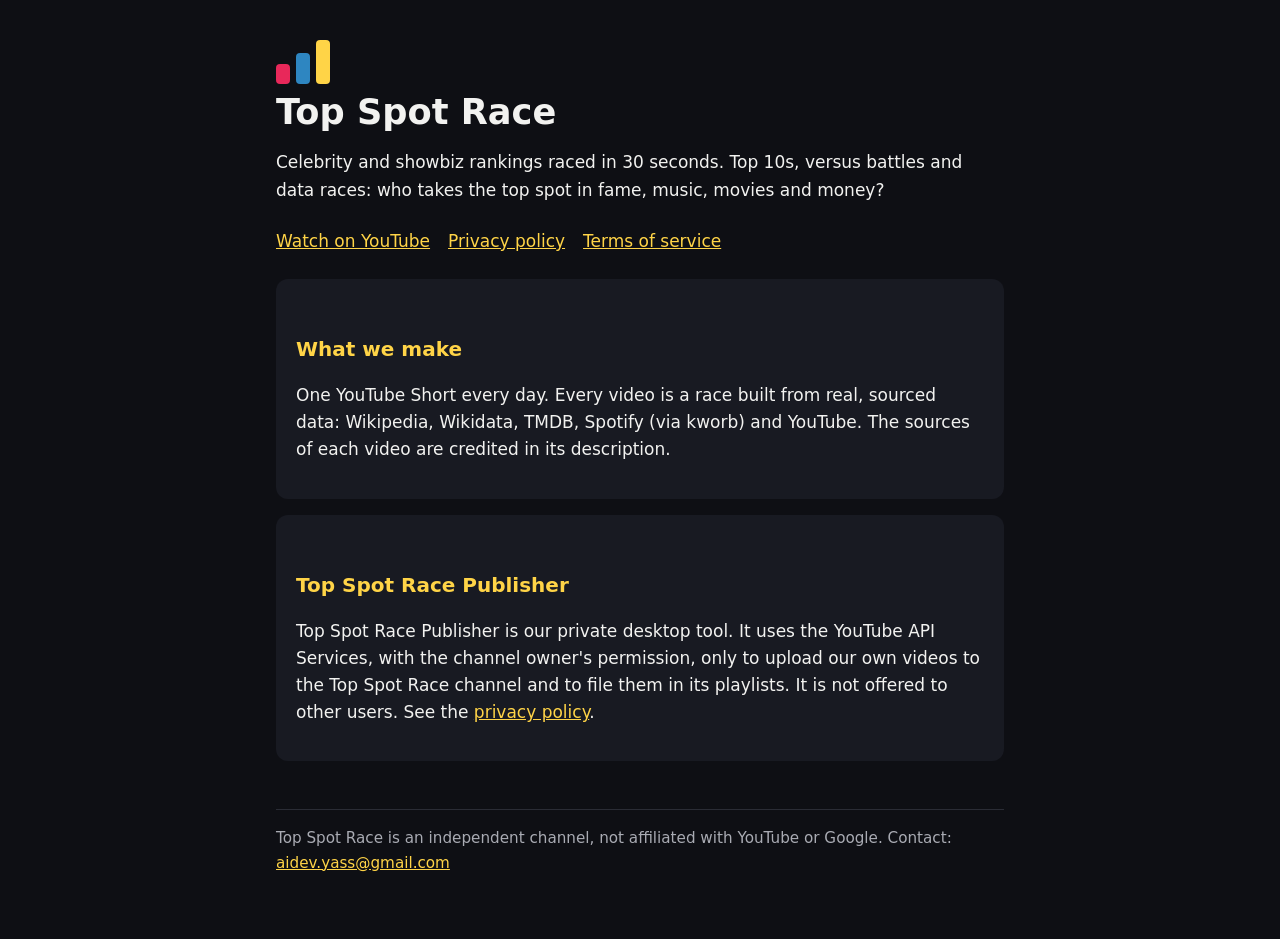
<file: index.html>
<!doctype html>
<html lang="en"><head><meta charset="utf-8"><meta name="viewport" content="width=device-width,initial-scale=1">
<title>Top Spot Race</title><meta name="description" content="Top Spot Race: celebrity and showbiz rankings raced in 30-second YouTube Shorts.">
<link rel="stylesheet" href="style.css"></head>
<body><main>
<div class="bars"><span></span><span></span><span></span></div>
<h1>Top Spot Race</h1>
<p>Celebrity and showbiz rankings raced in 30 seconds. Top 10s, versus battles and data races: who takes the top spot in fame, music, movies and money?</p>
<nav><a href="https://www.youtube.com/@topspotrace">Watch on YouTube</a><a href="privacy.html">Privacy policy</a><a href="terms.html">Terms of service</a></nav>
<div class="card">
<h2>What we make</h2>
<p>One YouTube Short every day. Every video is a race built from real, sourced data: Wikipedia, Wikidata, TMDB, Spotify (via kworb) and YouTube. The sources of each video are credited in its description.</p>
</div>
<div class="card">
<h2>Top Spot Race Publisher</h2>
<p>Top Spot Race Publisher is our private desktop tool. It uses the YouTube API Services, with the channel owner's permission, only to upload our own videos to the Top Spot Race channel and to file them in its playlists. It is not offered to other users. See the <a href="privacy.html">privacy policy</a>.</p>
</div>
<footer class="muted">Top Spot Race is an independent channel, not affiliated with YouTube or Google. Contact: <a href="mailto:aidev.yass@gmail.com">aidev.yass@gmail.com</a></footer>
</main></body></html>
</file>
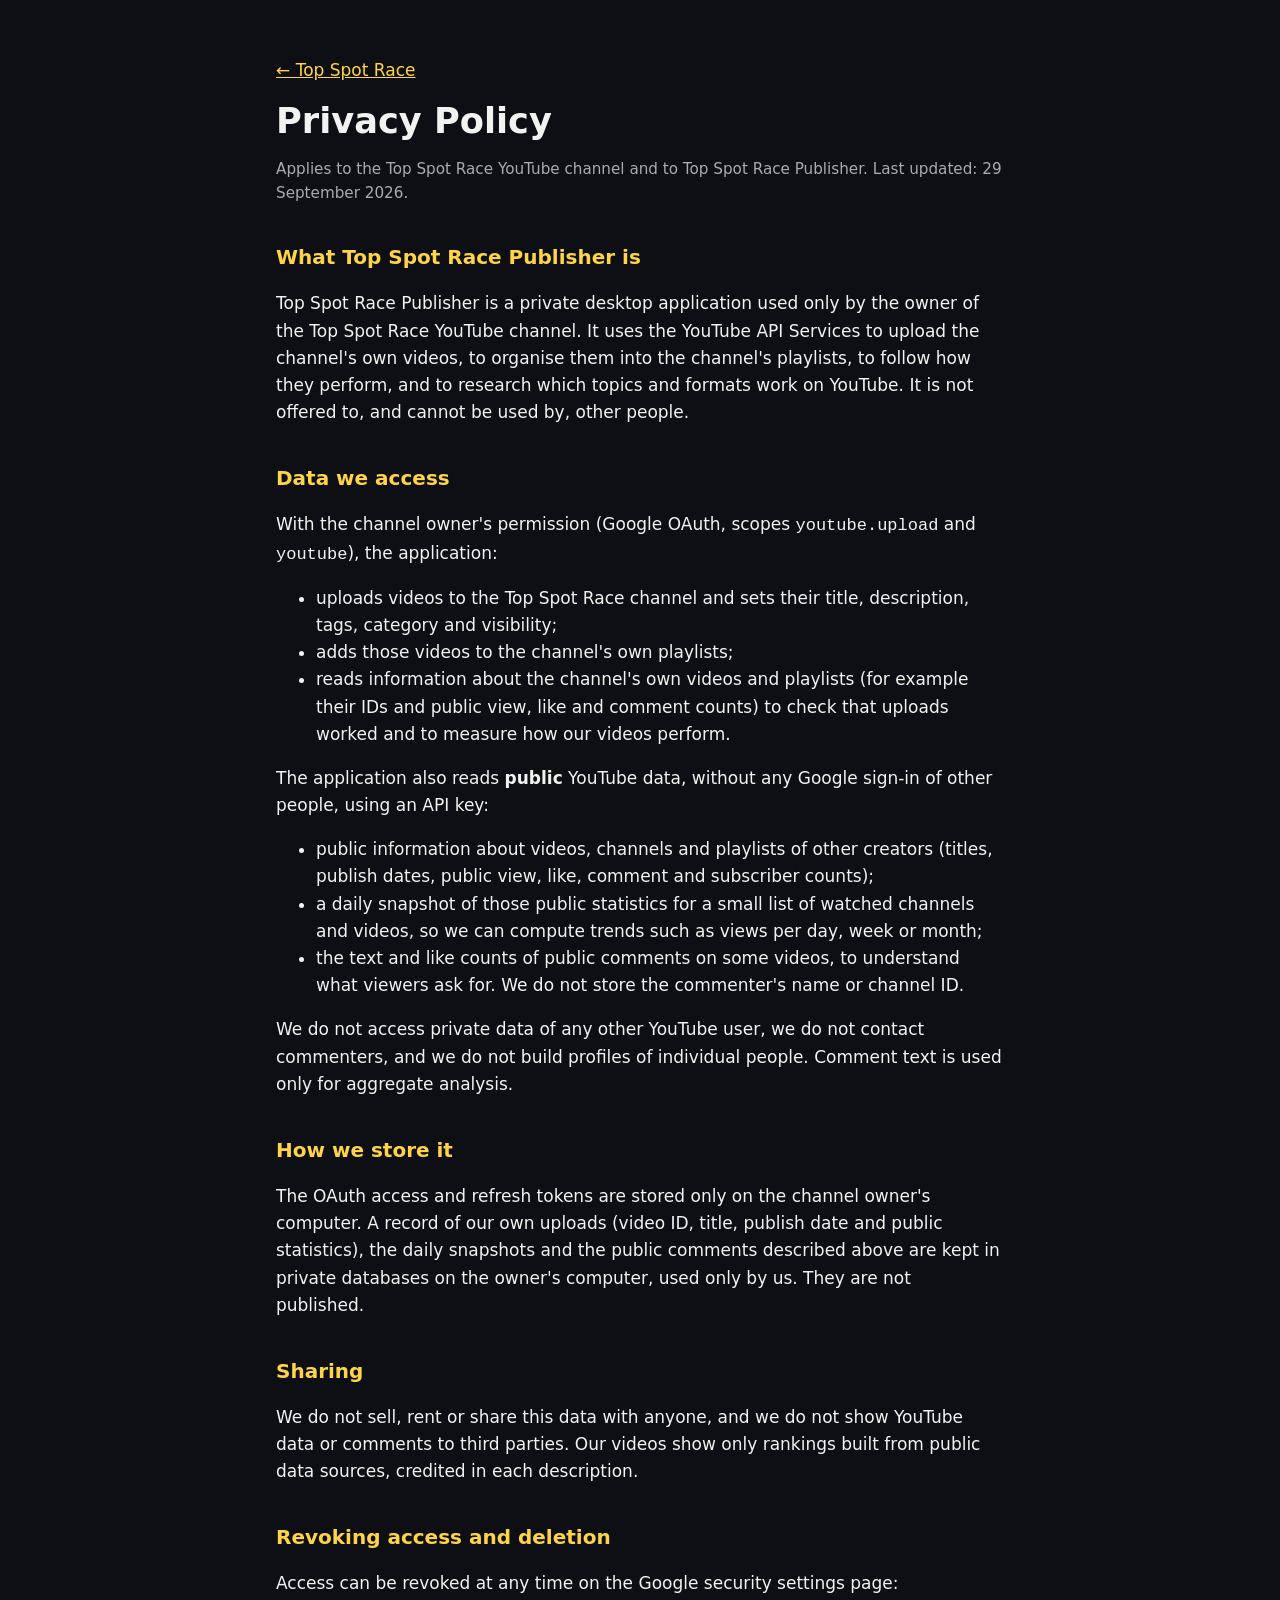
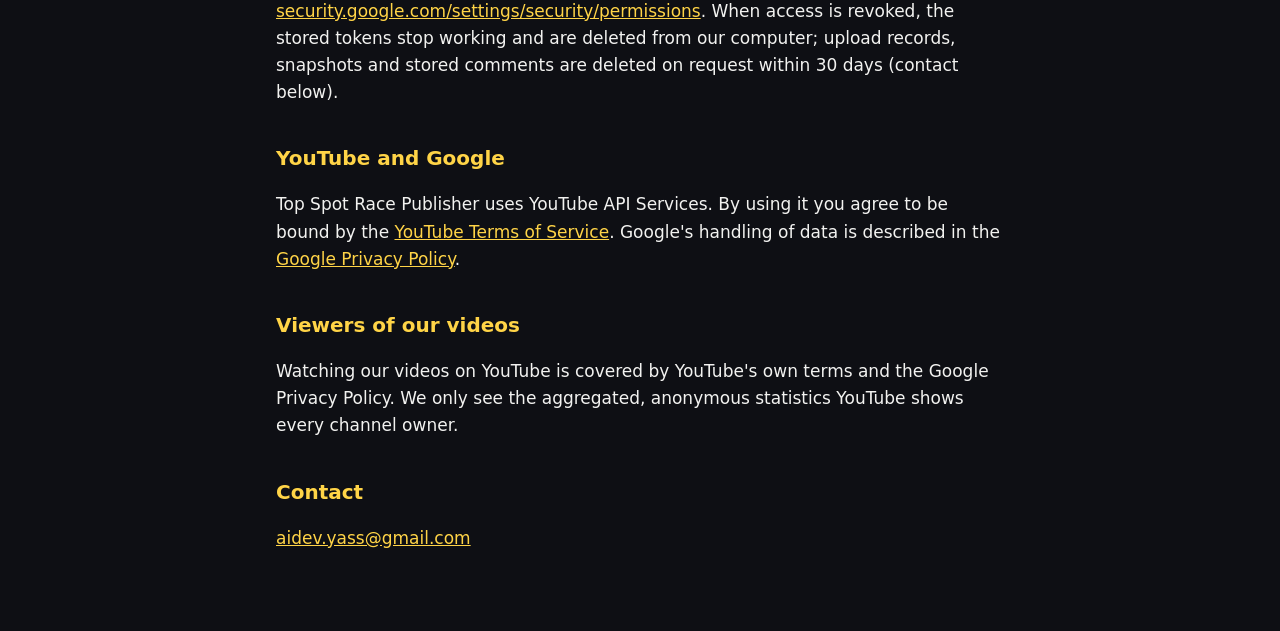
<file: privacy.html>
<!doctype html>
<html lang="en"><head><meta charset="utf-8"><meta name="viewport" content="width=device-width,initial-scale=1">
<title>Privacy Policy · Top Spot Race</title><link rel="stylesheet" href="style.css"></head>
<body><main>
<p><a href="index.html">← Top Spot Race</a></p>
<h1>Privacy Policy</h1>
<p class="muted">Applies to the Top Spot Race YouTube channel and to Top Spot Race Publisher. Last updated: 29 September 2026.</p>

<h2>What Top Spot Race Publisher is</h2>
<p>Top Spot Race Publisher is a private desktop application used only by the owner of the Top Spot Race YouTube channel. It uses the YouTube API Services to upload the channel's own videos, to organise them into the channel's playlists, to follow how they perform, and to research which topics and formats work on YouTube. It is not offered to, and cannot be used by, other people.</p>

<h2>Data we access</h2>
<p>With the channel owner's permission (Google OAuth, scopes <code>youtube.upload</code> and <code>youtube</code>), the application:</p>
<ul>
<li>uploads videos to the Top Spot Race channel and sets their title, description, tags, category and visibility;</li>
<li>adds those videos to the channel's own playlists;</li>
<li>reads information about the channel's own videos and playlists (for example their IDs and public view, like and comment counts) to check that uploads worked and to measure how our videos perform.</li>
</ul>
<p>The application also reads <strong>public</strong> YouTube data, without any Google sign-in of other people, using an API key:</p>
<ul>
<li>public information about videos, channels and playlists of other creators (titles, publish dates, public view, like, comment and subscriber counts);</li>
<li>a daily snapshot of those public statistics for a small list of watched channels and videos, so we can compute trends such as views per day, week or month;</li>
<li>the text and like counts of public comments on some videos, to understand what viewers ask for. We do not store the commenter's name or channel ID.</li>
</ul>
<p>We do not access private data of any other YouTube user, we do not contact commenters, and we do not build profiles of individual people. Comment text is used only for aggregate analysis.</p>

<h2>How we store it</h2>
<p>The OAuth access and refresh tokens are stored only on the channel owner's computer. A record of our own uploads (video ID, title, publish date and public statistics), the daily snapshots and the public comments described above are kept in private databases on the owner's computer, used only by us. They are not published.</p>

<h2>Sharing</h2>
<p>We do not sell, rent or share this data with anyone, and we do not show YouTube data or comments to third parties. Our videos show only rankings built from public data sources, credited in each description.</p>

<h2>Revoking access and deletion</h2>
<p>Access can be revoked at any time on the Google security settings page: <a href="https://security.google.com/settings/security/permissions">security.google.com/settings/security/permissions</a>. When access is revoked, the stored tokens stop working and are deleted from our computer; upload records, snapshots and stored comments are deleted on request within 30 days (contact below).</p>

<h2>YouTube and Google</h2>
<p>Top Spot Race Publisher uses YouTube API Services. By using it you agree to be bound by the <a href="https://www.youtube.com/t/terms">YouTube Terms of Service</a>. Google's handling of data is described in the <a href="https://policies.google.com/privacy">Google Privacy Policy</a>.</p>

<h2>Viewers of our videos</h2>
<p>Watching our videos on YouTube is covered by YouTube's own terms and the Google Privacy Policy. We only see the aggregated, anonymous statistics YouTube shows every channel owner.</p>

<h2>Contact</h2>
<p><a href="mailto:aidev.yass@gmail.com">aidev.yass@gmail.com</a></p>
</main></body></html>
</file>
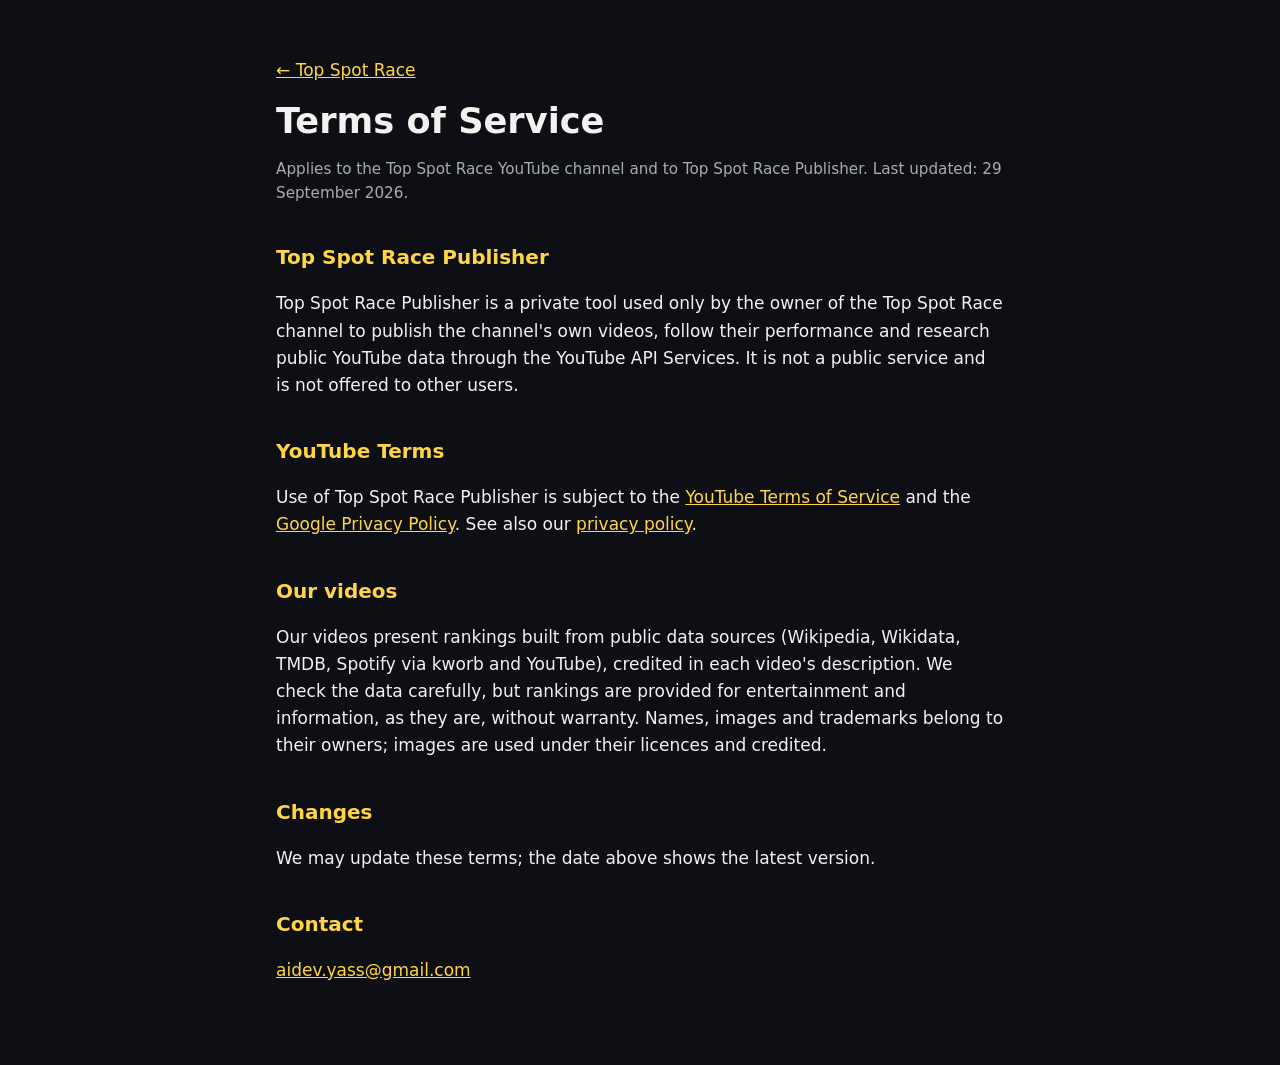
<file: terms.html>
<!doctype html>
<html lang="en"><head><meta charset="utf-8"><meta name="viewport" content="width=device-width,initial-scale=1">
<title>Terms of Service · Top Spot Race</title><link rel="stylesheet" href="style.css"></head>
<body><main>
<p><a href="index.html">← Top Spot Race</a></p>
<h1>Terms of Service</h1>
<p class="muted">Applies to the Top Spot Race YouTube channel and to Top Spot Race Publisher. Last updated: 29 September 2026.</p>

<h2>Top Spot Race Publisher</h2>
<p>Top Spot Race Publisher is a private tool used only by the owner of the Top Spot Race channel to publish the channel's own videos, follow their performance and research public YouTube data through the YouTube API Services. It is not a public service and is not offered to other users.</p>

<h2>YouTube Terms</h2>
<p>Use of Top Spot Race Publisher is subject to the <a href="https://www.youtube.com/t/terms">YouTube Terms of Service</a> and the <a href="https://policies.google.com/privacy">Google Privacy Policy</a>. See also our <a href="privacy.html">privacy policy</a>.</p>

<h2>Our videos</h2>
<p>Our videos present rankings built from public data sources (Wikipedia, Wikidata, TMDB, Spotify via kworb and YouTube), credited in each video's description. We check the data carefully, but rankings are provided for entertainment and information, as they are, without warranty. Names, images and trademarks belong to their owners; images are used under their licences and credited.</p>

<h2>Changes</h2>
<p>We may update these terms; the date above shows the latest version.</p>

<h2>Contact</h2>
<p><a href="mailto:aidev.yass@gmail.com">aidev.yass@gmail.com</a></p>
</main></body></html>
</file>
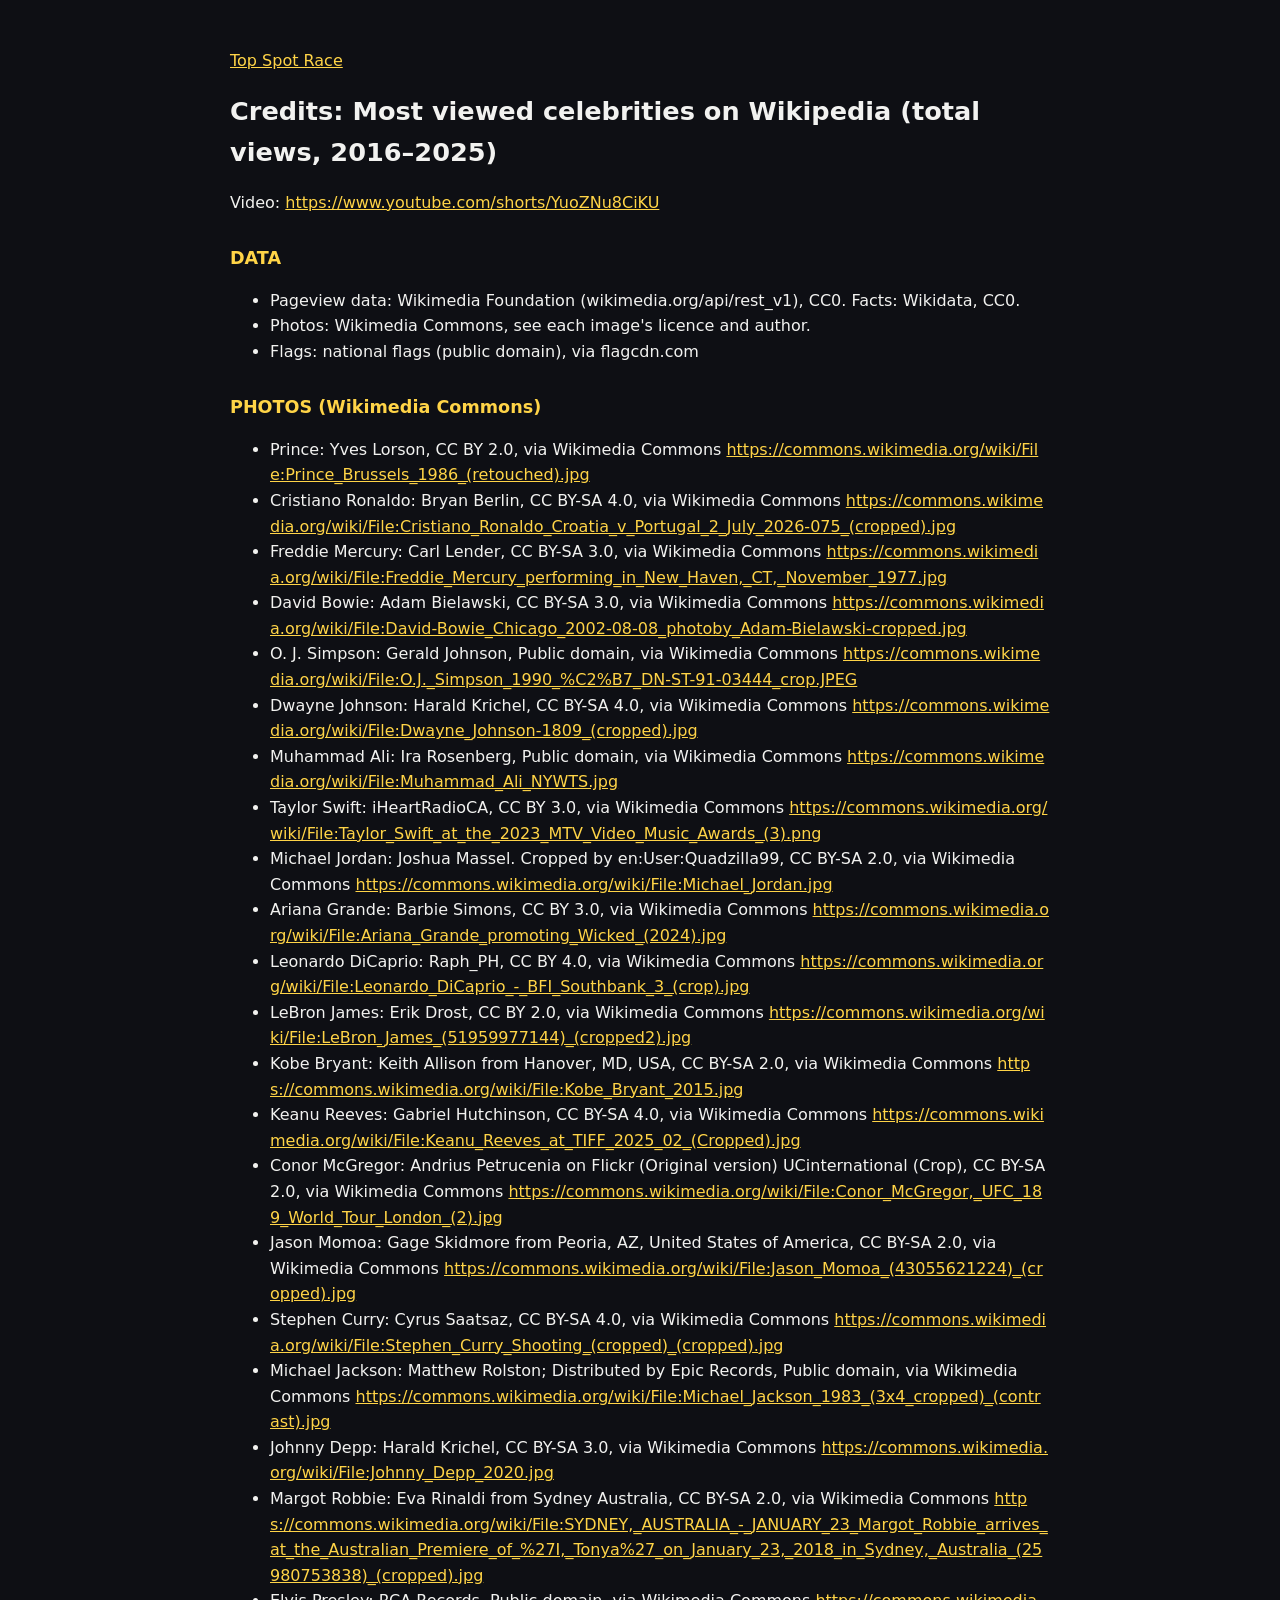
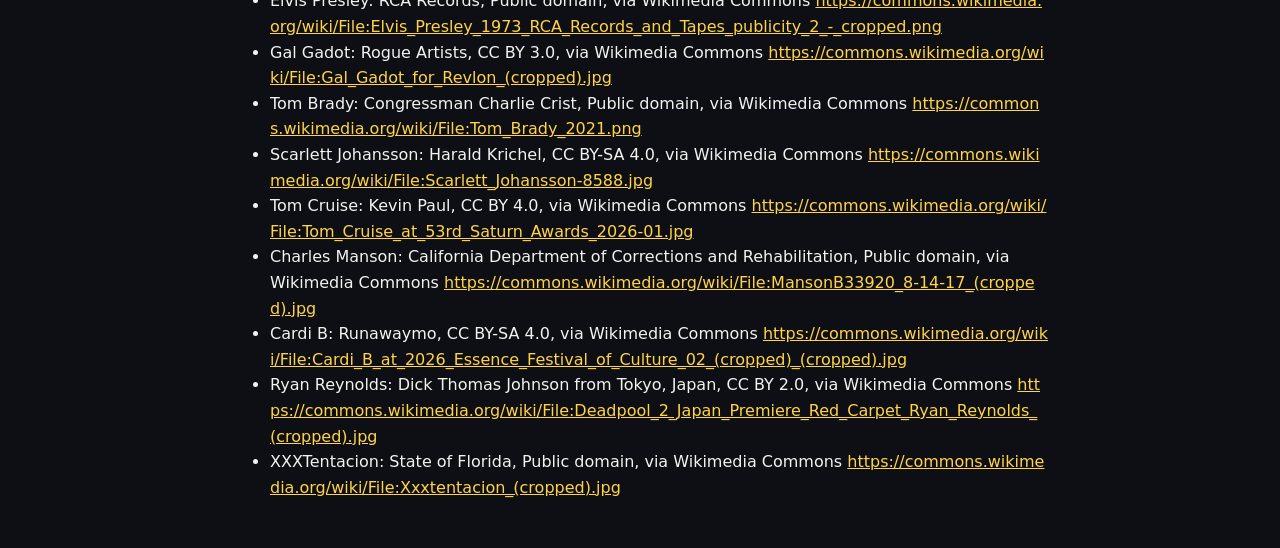
<file: credits/YuoZNu8CiKU.html>
<!doctype html><html lang="en"><head><meta charset="utf-8"><meta name="viewport" content="width=device-width,initial-scale=1"><title>Credits · Most viewed celebrities on Wikipedia (total views, 2016–2025)</title><style>body{margin:0;background:#0E0F14;color:#F2F2F0;font:16px/1.6 system-ui,sans-serif}main{max-width:820px;margin:0 auto;padding:32px 16px}a{color:#FFD447;word-break:break-all}h1{font-size:1.6rem}h2{color:#FFD447;font-size:1.1rem;margin-top:1.6em}</style></head><body><main><p><a href="../index.html">Top Spot Race</a></p><h1>Credits: Most viewed celebrities on Wikipedia (total views, 2016–2025)</h1><p>Video: <a href="https://www.youtube.com/shorts/YuoZNu8CiKU">https://www.youtube.com/shorts/YuoZNu8CiKU</a></p><h2>DATA</h2><ul><li>Pageview data: Wikimedia Foundation (wikimedia.org/api/rest_v1), CC0. Facts: Wikidata, CC0.</li><li>Photos: Wikimedia Commons, see each image&#x27;s licence and author.</li><li>Flags: national flags (public domain), via flagcdn.com</li></ul><h2>PHOTOS (Wikimedia Commons)</h2><ul><li>Prince: Yves Lorson, CC BY 2.0, via Wikimedia Commons <a href="https://commons.wikimedia.org/wiki/File:Prince_Brussels_1986_(retouched).jpg">https://commons.wikimedia.org/wiki/File:Prince_Brussels_1986_(retouched).jpg</a></li><li>Cristiano Ronaldo: Bryan Berlin, CC BY-SA 4.0, via Wikimedia Commons <a href="https://commons.wikimedia.org/wiki/File:Cristiano_Ronaldo_Croatia_v_Portugal_2_July_2026-075_(cropped).jpg">https://commons.wikimedia.org/wiki/File:Cristiano_Ronaldo_Croatia_v_Portugal_2_July_2026-075_(cropped).jpg</a></li><li>Freddie Mercury: Carl Lender, CC BY-SA 3.0, via Wikimedia Commons <a href="https://commons.wikimedia.org/wiki/File:Freddie_Mercury_performing_in_New_Haven,_CT,_November_1977.jpg">https://commons.wikimedia.org/wiki/File:Freddie_Mercury_performing_in_New_Haven,_CT,_November_1977.jpg</a></li><li>David Bowie: Adam Bielawski, CC BY-SA 3.0, via Wikimedia Commons <a href="https://commons.wikimedia.org/wiki/File:David-Bowie_Chicago_2002-08-08_photoby_Adam-Bielawski-cropped.jpg">https://commons.wikimedia.org/wiki/File:David-Bowie_Chicago_2002-08-08_photoby_Adam-Bielawski-cropped.jpg</a></li><li>O. J. Simpson: Gerald Johnson, Public domain, via Wikimedia Commons <a href="https://commons.wikimedia.org/wiki/File:O.J._Simpson_1990_%C2%B7_DN-ST-91-03444_crop.JPEG">https://commons.wikimedia.org/wiki/File:O.J._Simpson_1990_%C2%B7_DN-ST-91-03444_crop.JPEG</a></li><li>Dwayne Johnson: Harald Krichel, CC BY-SA 4.0, via Wikimedia Commons <a href="https://commons.wikimedia.org/wiki/File:Dwayne_Johnson-1809_(cropped).jpg">https://commons.wikimedia.org/wiki/File:Dwayne_Johnson-1809_(cropped).jpg</a></li><li>Muhammad Ali: Ira Rosenberg, Public domain, via Wikimedia Commons <a href="https://commons.wikimedia.org/wiki/File:Muhammad_Ali_NYWTS.jpg">https://commons.wikimedia.org/wiki/File:Muhammad_Ali_NYWTS.jpg</a></li><li>Taylor Swift: iHeartRadioCA, CC BY 3.0, via Wikimedia Commons <a href="https://commons.wikimedia.org/wiki/File:Taylor_Swift_at_the_2023_MTV_Video_Music_Awards_(3).png">https://commons.wikimedia.org/wiki/File:Taylor_Swift_at_the_2023_MTV_Video_Music_Awards_(3).png</a></li><li>Michael Jordan: Joshua Massel.  Cropped by en:User:Quadzilla99, CC BY-SA 2.0, via Wikimedia Commons <a href="https://commons.wikimedia.org/wiki/File:Michael_Jordan.jpg">https://commons.wikimedia.org/wiki/File:Michael_Jordan.jpg</a></li><li>Ariana Grande: Barbie Simons, CC BY 3.0, via Wikimedia Commons <a href="https://commons.wikimedia.org/wiki/File:Ariana_Grande_promoting_Wicked_(2024).jpg">https://commons.wikimedia.org/wiki/File:Ariana_Grande_promoting_Wicked_(2024).jpg</a></li><li>Leonardo DiCaprio: Raph_PH, CC BY 4.0, via Wikimedia Commons <a href="https://commons.wikimedia.org/wiki/File:Leonardo_DiCaprio_-_BFI_Southbank_3_(crop).jpg">https://commons.wikimedia.org/wiki/File:Leonardo_DiCaprio_-_BFI_Southbank_3_(crop).jpg</a></li><li>LeBron James: Erik Drost, CC BY 2.0, via Wikimedia Commons <a href="https://commons.wikimedia.org/wiki/File:LeBron_James_(51959977144)_(cropped2).jpg">https://commons.wikimedia.org/wiki/File:LeBron_James_(51959977144)_(cropped2).jpg</a></li><li>Kobe Bryant: Keith Allison from Hanover, MD, USA, CC BY-SA 2.0, via Wikimedia Commons <a href="https://commons.wikimedia.org/wiki/File:Kobe_Bryant_2015.jpg">https://commons.wikimedia.org/wiki/File:Kobe_Bryant_2015.jpg</a></li><li>Keanu Reeves: Gabriel Hutchinson, CC BY-SA 4.0, via Wikimedia Commons <a href="https://commons.wikimedia.org/wiki/File:Keanu_Reeves_at_TIFF_2025_02_(Cropped).jpg">https://commons.wikimedia.org/wiki/File:Keanu_Reeves_at_TIFF_2025_02_(Cropped).jpg</a></li><li>Conor McGregor: Andrius Petrucenia on Flickr (Original version)  UCinternational (Crop), CC BY-SA 2.0, via Wikimedia Commons <a href="https://commons.wikimedia.org/wiki/File:Conor_McGregor,_UFC_189_World_Tour_London_(2).jpg">https://commons.wikimedia.org/wiki/File:Conor_McGregor,_UFC_189_World_Tour_London_(2).jpg</a></li><li>Jason Momoa: Gage Skidmore from Peoria, AZ, United States of America, CC BY-SA 2.0, via Wikimedia Commons <a href="https://commons.wikimedia.org/wiki/File:Jason_Momoa_(43055621224)_(cropped).jpg">https://commons.wikimedia.org/wiki/File:Jason_Momoa_(43055621224)_(cropped).jpg</a></li><li>Stephen Curry: Cyrus Saatsaz, CC BY-SA 4.0, via Wikimedia Commons <a href="https://commons.wikimedia.org/wiki/File:Stephen_Curry_Shooting_(cropped)_(cropped).jpg">https://commons.wikimedia.org/wiki/File:Stephen_Curry_Shooting_(cropped)_(cropped).jpg</a></li><li>Michael Jackson: Matthew Rolston; Distributed by Epic Records, Public domain, via Wikimedia Commons <a href="https://commons.wikimedia.org/wiki/File:Michael_Jackson_1983_(3x4_cropped)_(contrast).jpg">https://commons.wikimedia.org/wiki/File:Michael_Jackson_1983_(3x4_cropped)_(contrast).jpg</a></li><li>Johnny Depp: Harald Krichel, CC BY-SA 3.0, via Wikimedia Commons <a href="https://commons.wikimedia.org/wiki/File:Johnny_Depp_2020.jpg">https://commons.wikimedia.org/wiki/File:Johnny_Depp_2020.jpg</a></li><li>Margot Robbie: Eva Rinaldi from Sydney Australia, CC BY-SA 2.0, via Wikimedia Commons <a href="https://commons.wikimedia.org/wiki/File:SYDNEY,_AUSTRALIA_-_JANUARY_23_Margot_Robbie_arrives_at_the_Australian_Premiere_of_%27I,_Tonya%27_on_January_23,_2018_in_Sydney,_Australia_(25980753838)_(cropped).jpg">https://commons.wikimedia.org/wiki/File:SYDNEY,_AUSTRALIA_-_JANUARY_23_Margot_Robbie_arrives_at_the_Australian_Premiere_of_%27I,_Tonya%27_on_January_23,_2018_in_Sydney,_Australia_(25980753838)_(cropped).jpg</a></li><li>Elvis Presley: RCA Records, Public domain, via Wikimedia Commons <a href="https://commons.wikimedia.org/wiki/File:Elvis_Presley_1973_RCA_Records_and_Tapes_publicity_2_-_cropped.png">https://commons.wikimedia.org/wiki/File:Elvis_Presley_1973_RCA_Records_and_Tapes_publicity_2_-_cropped.png</a></li><li>Gal Gadot: Rogue Artists, CC BY 3.0, via Wikimedia Commons <a href="https://commons.wikimedia.org/wiki/File:Gal_Gadot_for_Revlon_(cropped).jpg">https://commons.wikimedia.org/wiki/File:Gal_Gadot_for_Revlon_(cropped).jpg</a></li><li>Tom Brady: Congressman Charlie Crist, Public domain, via Wikimedia Commons <a href="https://commons.wikimedia.org/wiki/File:Tom_Brady_2021.png">https://commons.wikimedia.org/wiki/File:Tom_Brady_2021.png</a></li><li>Scarlett Johansson: Harald Krichel, CC BY-SA 4.0, via Wikimedia Commons <a href="https://commons.wikimedia.org/wiki/File:Scarlett_Johansson-8588.jpg">https://commons.wikimedia.org/wiki/File:Scarlett_Johansson-8588.jpg</a></li><li>Tom Cruise: Kevin Paul, CC BY 4.0, via Wikimedia Commons <a href="https://commons.wikimedia.org/wiki/File:Tom_Cruise_at_53rd_Saturn_Awards_2026-01.jpg">https://commons.wikimedia.org/wiki/File:Tom_Cruise_at_53rd_Saturn_Awards_2026-01.jpg</a></li><li>Charles Manson: California Department of Corrections and Rehabilitation, Public domain, via Wikimedia Commons <a href="https://commons.wikimedia.org/wiki/File:MansonB33920_8-14-17_(cropped).jpg">https://commons.wikimedia.org/wiki/File:MansonB33920_8-14-17_(cropped).jpg</a></li><li>Cardi B: Runawaymo, CC BY-SA 4.0, via Wikimedia Commons <a href="https://commons.wikimedia.org/wiki/File:Cardi_B_at_2026_Essence_Festival_of_Culture_02_(cropped)_(cropped).jpg">https://commons.wikimedia.org/wiki/File:Cardi_B_at_2026_Essence_Festival_of_Culture_02_(cropped)_(cropped).jpg</a></li><li>Ryan Reynolds: Dick Thomas Johnson from Tokyo, Japan, CC BY 2.0, via Wikimedia Commons <a href="https://commons.wikimedia.org/wiki/File:Deadpool_2_Japan_Premiere_Red_Carpet_Ryan_Reynolds_(cropped).jpg">https://commons.wikimedia.org/wiki/File:Deadpool_2_Japan_Premiere_Red_Carpet_Ryan_Reynolds_(cropped).jpg</a></li><li>XXXTentacion: State of Florida, Public domain, via Wikimedia Commons <a href="https://commons.wikimedia.org/wiki/File:Xxxtentacion_(cropped).jpg">https://commons.wikimedia.org/wiki/File:Xxxtentacion_(cropped).jpg</a></li></ul></main></body></html>
</file>
<file: style.css>
:root{--bg:#0E0F14;--card:#181A22;--text:#F2F2F0;--muted:#A9ABB3;--gold:#FFD447;--coral:#E8285A;--blue:#2E86C1}
*{box-sizing:border-box}body{margin:0;background:var(--bg);color:var(--text);font:17px/1.6 system-ui,-apple-system,"Segoe UI",Roboto,sans-serif}
main{max-width:760px;margin:0 auto;padding:40px 16px 64px}h1{font-size:2.2rem;line-height:1.15;margin:.2em 0 .4em}h2{font-size:1.25rem;margin:1.8em 0 .4em;color:var(--gold)}
a{color:var(--gold)}p,li{color:var(--text)}.muted{color:var(--muted);font-size:.95rem}.bars{display:flex;gap:6px;align-items:flex-end;height:44px;margin-bottom:8px}
.bars span{width:14px;border-radius:4px}.bars span:nth-child(1){height:45%;background:var(--coral)}.bars span:nth-child(2){height:70%;background:var(--blue)}.bars span:nth-child(3){height:100%;background:var(--gold)}
nav{display:flex;gap:18px;flex-wrap:wrap;margin:24px 0}.card{background:var(--card);border-radius:12px;padding:18px 20px;margin:16px 0}
footer{margin-top:48px;border-top:1px solid #2a2c35;padding-top:16px}
</file>
